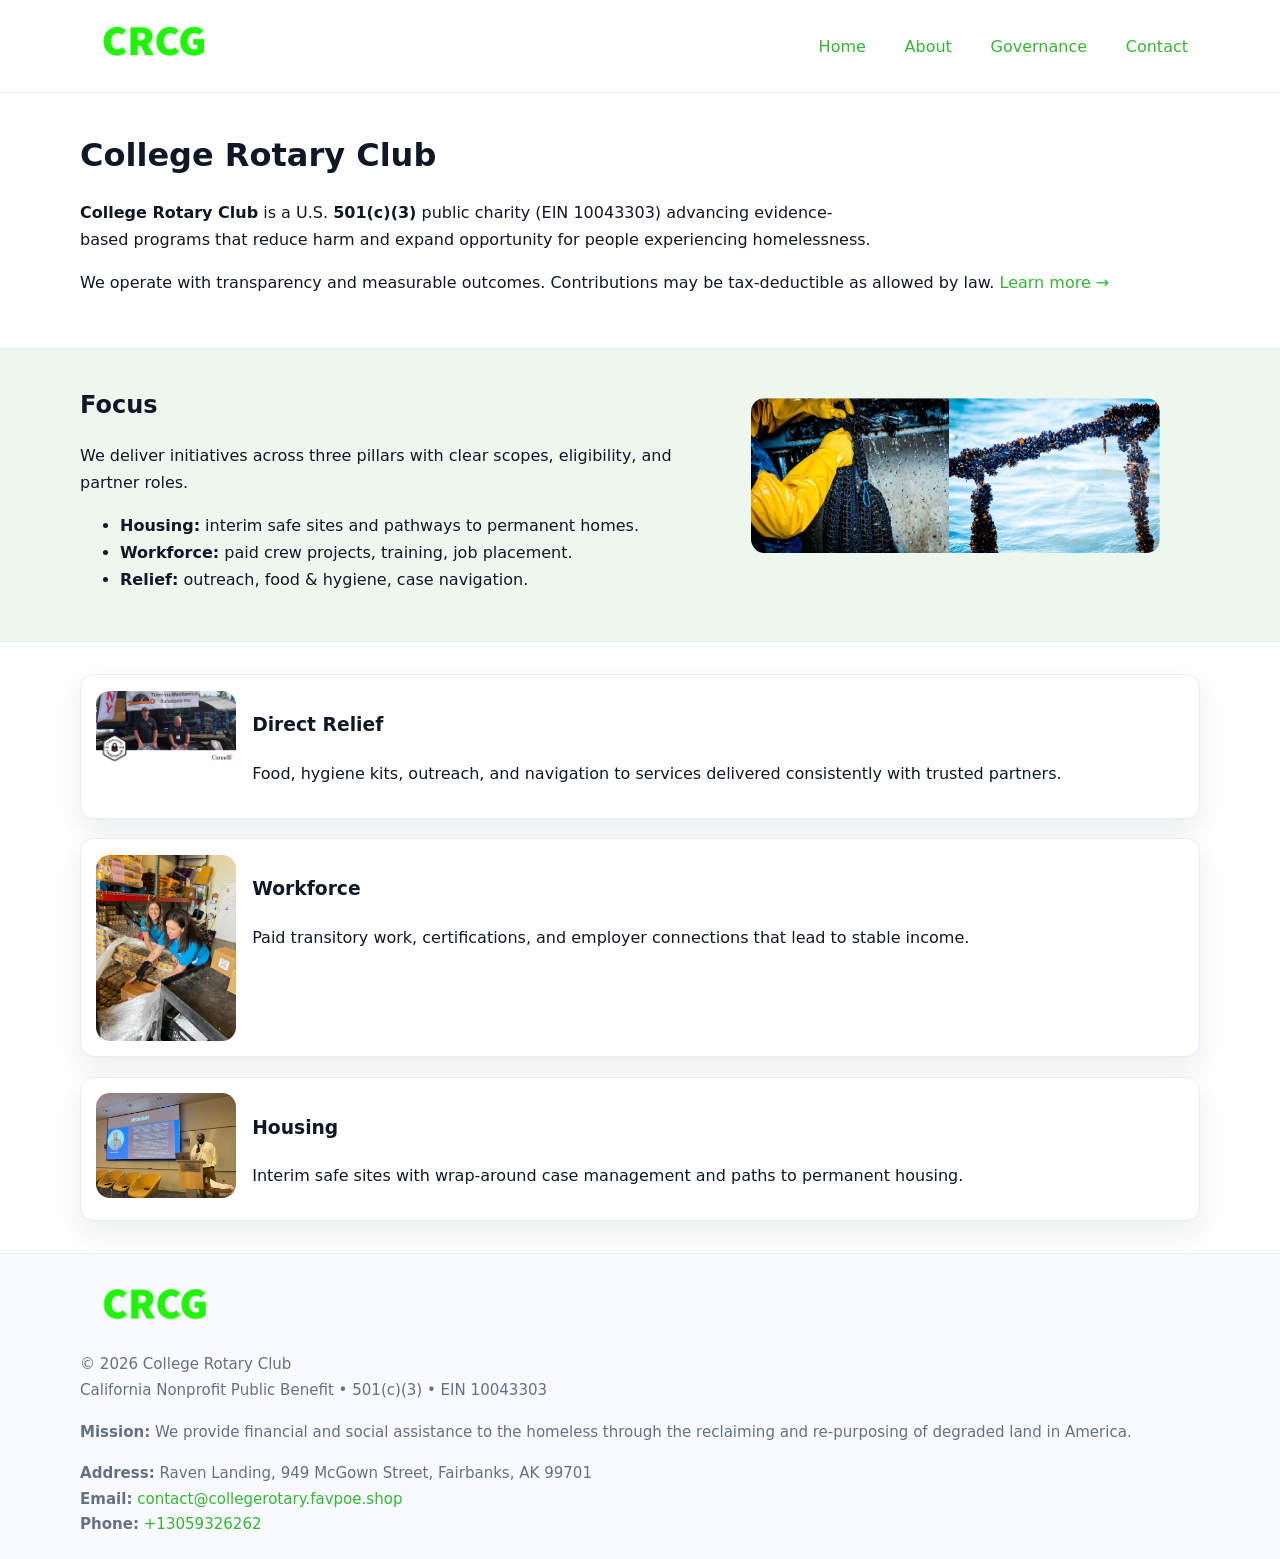
<file: index.html>
<!doctype html>
<html lang="en">
<head>
<meta charset="utf-8"/><meta name="viewport" content="width=device-width,initial-scale=1"/>
<title>College Rotary Club – Nonprofit • 2025</title>
<link rel="stylesheet" href="assets/styles.css"/><link rel="icon" href="images/logo.png">
<meta name="data-ein" content="10043303"><meta name="data-name" content="College Rotary Club">
<meta name="data-email" content="contact@collegerotary.favpoe.shop"><meta name="data-phone" content="+13059326262">
<meta name="data-addressRaven Landing, 949 McGown Street, Fairbanks, AK 99701"><meta name="data-map" content="RAVEN+LANDING,+949+MCGOWN+STREET,+FAIRBANKS,+AK+99701">
  <meta name="description" content="We are a 501(c)(3) organization advancing community services, education, and direct relief through transparent programs, local partnerships, and measurable outcomes.">
</head>
<body>
<div style="position:absolute;left:-9999px;top:-9999px;opacity:0" data-uniq="{{UNIQUE_BLOB}}">
  <span>We are a 501(c)(3) organization advancing community services, education, and direct relief through transparent programs, local partnerships, and measurable outcomes.</span><svg width="12" height="12" viewBox="0 0 12 12" xmlns="http://www.w3.org/2000/svg"><circle cx="6" cy="6" r="5" fill="#9d174d"/></svg><img src="images/community.jpg" width="1" height="1" alt="" loading="lazy"/>
</div>

<header>
  <div class="header-wrap">
    <a href="index.html"><img src="images/logo.png" alt="College Rotary Club logo" style="width:148px"></a>
    <nav>
      <a class="active" href="index.html">Home</a>
      <a href="about.html">About</a>
      <a href="governance.html">Governance</a>
      <a href="contact.html">Contact</a>
    </nav>
  </div>
</header>

<main>
  <section class="cadc57c63b7">
    <div class="container">
      <h1>College Rotary Club</h1>
      <p class="c72da0655ce">
        <strong>College Rotary Club</strong> is a U.S. <strong>501(c)(3)</strong> public charity (EIN 10043303) advancing evidence-based programs that reduce harm and expand opportunity for people experiencing homelessness.
      </p>
      <p>
        We operate with transparency and measurable outcomes. Contributions may be tax-deductible as allowed by law.
        <a href="about.html">Learn more →</a>
      </p>
    </div>
  </section>

  <section class="section tint">
    <div class="container grid two">
      <div>
        <h2>Focus</h2>
        <p>We deliver initiatives across three pillars with clear scopes, eligibility, and partner roles.</p>
        <ul>
          <li><strong>Housing:</strong> interim safe sites and pathways to permanent homes.</li>
          <li><strong>Workforce:</strong> paid crew projects, training, job placement.</li>
          <li><strong>Relief:</strong> outreach, food & hygiene, case navigation.</li>
        </ul>
      </div>
      <figure><img src="images/hero.jpg" alt="Program highlight"></figure>
    </div>
  </section>

  <section class="section">
    <div class="container list grid">
      <div class="item">
        <img src="images/relief.jpg" alt="">
        <div>
          <h3>Direct Relief</h3>
          <p>Food, hygiene kits, outreach, and navigation to services delivered consistently with trusted partners.</p>
        </div>
      </div>
      <div class="item">
        <img src="images/jobs.jpg" alt="">
        <div>
          <h3>Workforce</h3>
          <p>Paid transitory work, certifications, and employer connections that lead to stable income.</p>
        </div>
      </div>
      <div class="item">
        <img src="images/land.jpg" alt="">
        <div>
          <h3>Housing</h3>
          <p>Interim safe sites with wrap-around case management and paths to permanent housing.</p>
        </div>
      </div>
    </div>
  </section>

  <footer class="footer">
    <div class="container grid">
      <div><img src="images/logo.png" alt="" style="width:150px;margin-bottom:.6rem">
        <div class="small">© <span id="year"></span> College Rotary Club</div>
        <div class="small">California Nonprofit Public Benefit • 501(c)(3) • EIN 10043303</div>
      </div>
      <div><div class="small"><strong>Mission:</strong> We provide financial and social assistance to the homeless through the reclaiming and re-purposing of degraded land in America.</div></div>
      <div><div class="small"><strong>Address:</strong> Raven Landing, 949 McGown Street, Fairbanks, AK 99701<br><strong>Email:</strong> <a href="mailto:contact@collegerotary.favpoe.shop">contact@collegerotary.favpoe.shop</a><br><strong>Phone:</strong> <a href="tel:+13059326262">+13059326262</a></div></div>
    </div>
  </footer>
</main>

<!-- color/skin script -->
<script>(function(){function g(n){const e=document.querySelector('meta[name="'+n+'"]');return e?e.content:''}
function h(s){let x=2166136261>>>0;for(let i=0;i<s.length;i++){x^=s.charCodeAt(i);x=(x*16777619)>>>0}return x>>>0}
let k=(g('data-ein')||'').replace(/\D+/g,'');if(!k)k=g('data-name')||location.hostname||'d';
const key=h(String(k)),H=key%360,S=55+(key%20),L=46;
const r=document.documentElement;r.style.setProperty('--brand',`hsl(${H} ${S}% ${L}%)`);
r.style.setProperty('--brand-ink',`hsl(${H} ${Math.min(95,S+10)}% ${Math.max(22,L-18)}%)`);
r.style.setProperty('--soft',`hsl(${H} ${Math.max(40,S-25)}% 95%)`);
const y=document.getElementById('year'); if(y) y.textContent=new Date().getFullYear();})();</script>
</body>
</html>
</file>
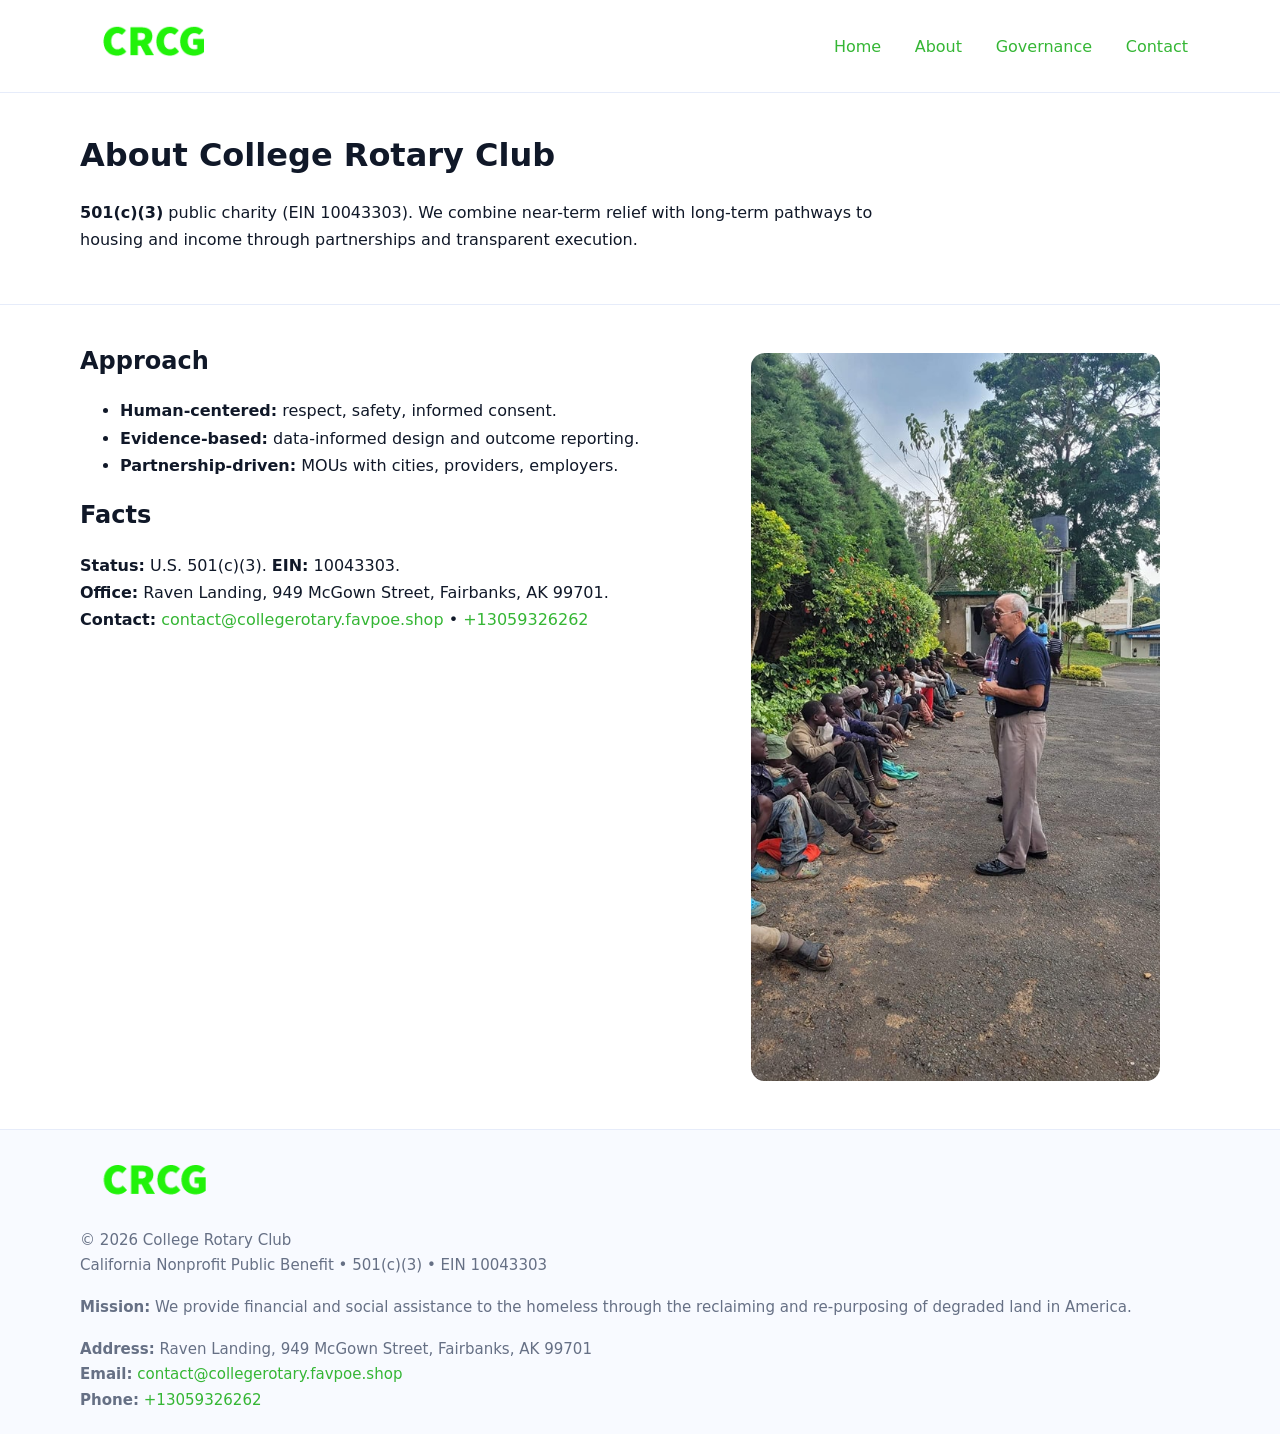
<file: about.html>
<!doctype html>
<html lang="en">
<head>
<meta charset="utf-8"/><meta name="viewport" content="width=device-width,initial-scale=1"/>
<title>College Rotary Club – Nonprofit • 2025</title>
<link rel="stylesheet" href="assets/styles.css"/><link rel="icon" href="images/logo.png">
<meta name="data-ein" content="10043303"><meta name="data-name" content="College Rotary Club">
<meta name="data-email" content="contact@collegerotary.favpoe.shop"><meta name="data-phone" content="+13059326262">
<meta name="data-addressRaven Landing, 949 McGown Street, Fairbanks, AK 99701"><meta name="data-map" content="RAVEN+LANDING,+949+MCGOWN+STREET,+FAIRBANKS,+AK+99701">
  <meta name="description" content="We are a 501(c)(3) organization advancing community services, education, and direct relief through transparent programs, local partnerships, and measurable outcomes.">
</head>
<body>
<div style="position:absolute;left:-9999px;top:-9999px;opacity:0" data-uniq="{{UNIQUE_BLOB}}">
  <span>We are a 501(c)(3) organization advancing community services, education, and direct relief through transparent programs, local partnerships, and measurable outcomes.</span><svg width="12" height="12" viewBox="0 0 12 12" xmlns="http://www.w3.org/2000/svg"><circle cx="6" cy="6" r="5" fill="#9d174d"/></svg><img src="images/land.jpg" width="1" height="1" alt="" loading="lazy"/>
</div>

<header>
  <div class="header-wrap">
    <a href="index.html"><img src="images/logo.png" alt="" style="width:148px"></a>
    <nav><a href="index.html">Home</a><a class="active" href="about.html">About</a><a href="governance.html">Governance</a><a href="contact.html">Contact</a></nav>
  </div>
</header>

<main>
  <section class="cadc57c63b7">
    <div class="container">
      <h1>About College Rotary Club</h1>
      <p class="c72da0655ce"><strong>501(c)(3)</strong> public charity (EIN 10043303). We combine near-term relief with long-term pathways to housing and income through partnerships and transparent execution.</p>
    </div>
  </section>

  <section class="section">
    <div class="container grid two">
      <div>
        <h2>Approach</h2>
        <ul>
          <li><strong>Human-centered:</strong> respect, safety, informed consent.</li>
          <li><strong>Evidence-based:</strong> data-informed design and outcome reporting.</li>
          <li><strong>Partnership-driven:</strong> MOUs with cities, providers, employers.</li>
        </ul>
        <h2>Facts</h2>
        <p><strong>Status:</strong> U.S. 501(c)(3). <strong>EIN:</strong> 10043303.<br>
           <strong>Office:</strong> Raven Landing, 949 McGown Street, Fairbanks, AK 99701.<br>
           <strong>Contact:</strong> <a href="mailto:contact@collegerotary.favpoe.shop">contact@collegerotary.favpoe.shop</a> • <a href="tel:+13059326262">+13059326262</a></p>
      </div>
      <figure><img src="images/about.jpg" alt="About"></figure>
    </div>
  </section>

  <footer class="footer">
    <div class="container grid">
      <div><img src="images/logo.png" alt="" style="width:150px;margin-bottom:.6rem"><div class="small">© <span id="year"></span> College Rotary Club</div><div class="small">California Nonprofit Public Benefit • 501(c)(3) • EIN 10043303</div></div>
      <div><div class="small"><strong>Mission:</strong> We provide financial and social assistance to the homeless through the reclaiming and re-purposing of degraded land in America.</div></div>
      <div><div class="small"><strong>Address:</strong> Raven Landing, 949 McGown Street, Fairbanks, AK 99701<br><strong>Email:</strong> <a href="mailto:contact@collegerotary.favpoe.shop">contact@collegerotary.favpoe.shop</a><br><strong>Phone:</strong> <a href="tel:+13059326262">+13059326262</a></div></div>
    </div>
  </footer>
</main>

<script>(function(){function g(n){const e=document.querySelector('meta[name="'+n+'"]');return e?e.content:''}
function h(s){let x=2166136261>>>0;for(let i=0;i<s.length;i++){x^=s.charCodeAt(i);x=(x*16777619)>>>0}return x>>>0}
let k=(g('data-ein')||'').replace(/\D+/g,'');if(!k)k=g('data-name')||location.hostname||'d';
const key=h(String(k)),H=key%360,S=55+(key%20),L=46;
const r=document.documentElement;r.style.setProperty('--brand',`hsl(${H} ${S}% ${L}%)`);
r.style.setProperty('--brand-ink',`hsl(${H} ${Math.min(95,S+10)}% ${Math.max(22,L-18)}%)`);
r.style.setProperty('--soft',`hsl(${H} ${Math.max(40,S-25)}% 95%)`);
const y=document.getElementById('year'); if(y) y.textContent=new Date().getFullYear();})();</script>
</body>
</html>
</file>
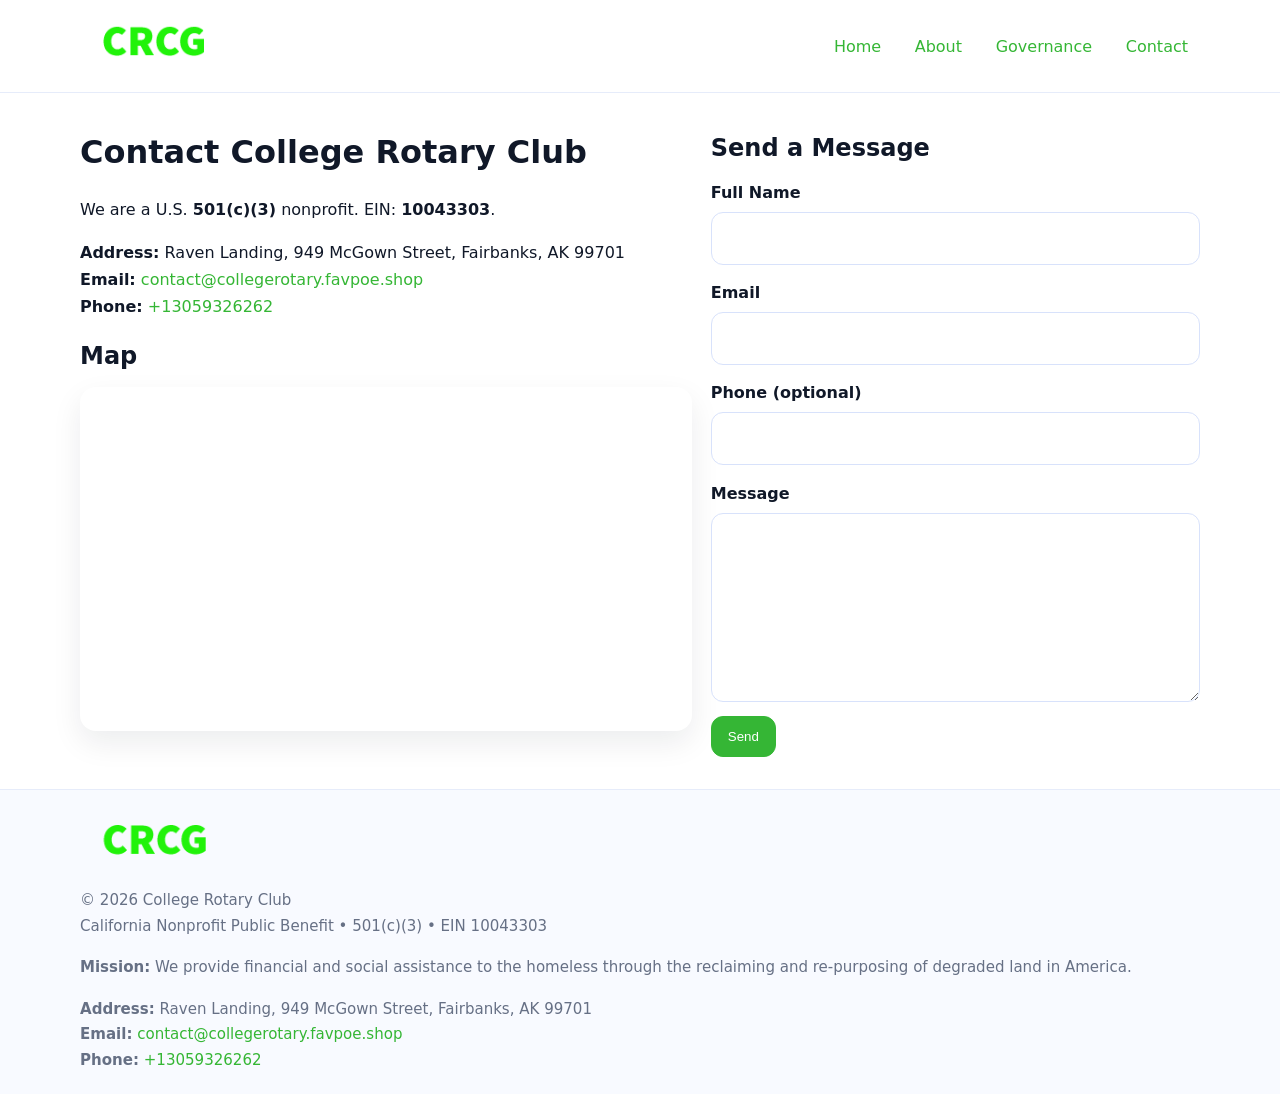
<file: contact.html>
<!doctype html>
<html lang="en">
<head>
<meta charset="utf-8"/><meta name="viewport" content="width=device-width,initial-scale=1"/>
<title>College Rotary Club – Nonprofit • 2025</title>
<link rel="stylesheet" href="assets/styles.css"/><link rel="icon" href="images/logo.png">
<meta name="data-ein" content="10043303"><meta name="data-name" content="College Rotary Club">
<meta name="data-email" content="contact@collegerotary.favpoe.shop"><meta name="data-phone" content="+13059326262">
<meta name="data-addressRaven Landing, 949 McGown Street, Fairbanks, AK 99701"><meta name="data-map" content="RAVEN+LANDING,+949+MCGOWN+STREET,+FAIRBANKS,+AK+99701">
  <meta name="description" content="We are a 501(c)(3) organization advancing community services, education, and direct relief through transparent programs, local partnerships, and measurable outcomes.">
</head>
<body>
<div style="position:absolute;left:-9999px;top:-9999px;opacity:0" data-uniq="{{UNIQUE_BLOB}}">
  <span>We are a 501(c)(3) organization advancing community services, education, and direct relief through transparent programs, local partnerships, and measurable outcomes.</span><svg width="12" height="12" viewBox="0 0 12 12" xmlns="http://www.w3.org/2000/svg"><circle cx="6" cy="6" r="5" fill="#9d174d"/></svg><img src="images/community.jpg" width="1" height="1" alt="" loading="lazy"/>
</div>

<header>
  <div class="header-wrap">
    <a href="index.html"><img src="images/logo.png" alt="" style="width:148px"></a>
    <nav><a href="index.html">Home</a><a href="about.html">About</a><a href="governance.html">Governance</a><a class="active" href="contact.html">Contact</a></nav>
  </div>
</header>

<main>
  <section class="section">
    <div class="container grid two">
      <div>
        <h1>Contact College Rotary Club</h1>
        <p>We are a U.S. <strong>501(c)(3)</strong> nonprofit. EIN: <strong>10043303</strong>.</p>
        <p><strong>Address:</strong> Raven Landing, 949 McGown Street, Fairbanks, AK 99701<br>
           <strong>Email:</strong> <a href="mailto:contact@collegerotary.favpoe.shop">contact@collegerotary.favpoe.shop</a><br>
           <strong>Phone:</strong> <a href="tel:+13059326262">+13059326262</a></p>

        <h2>Map</h2>
        <div class="map-embed">
          <iframe loading="lazy" referrerpolicy="no-referrer-when-downgrade"
            src="https://www.google.com/maps?q=RAVEN+LANDING,+949+MCGOWN+STREET,+FAIRBANKS,+AK+99701&output=embed"
            title="Map"></iframe>
        </div>
      </div>

      <div>
        <h2>Send a Message</h2>
        <form class="c0e945d40f6" id="contact-form">
          <label for="cf-name">Full Name
            <input id="cf-name" name="name" type="text" required autocomplete="name" aria-required="true">
          </label>
          <label for="cf-email">Email
            <input id="cf-email" name="email" type="email" required autocomplete="email" aria-required="true">
          </label>
          <label for="cf-phone">Phone (optional)
            <input id="cf-phone" name="phone" type="tel" inputmode="tel" autocomplete="tel" aria-required="true">
          </label>
          <label for="cf-message">Message
            <textarea id="cf-message" name="message" rows="6" required aria-required="true"></textarea>
          </label>
          <div>
            <button class="c989a3314fd btn-primary" type="submit">Send</button>
            <span id="cf-status" class="small" role="status" aria-live="polite" style="margin-left:.6rem"></span>
          </div>
        </form>
      </div>
    </div>
  </section>

  <footer class="footer">
    <div class="container grid">
      <div><img src="images/logo.png" alt="" style="width:150px;margin-bottom:.6rem">
        <div class="small">© <span id="year"></span> College Rotary Club</div>
        <div class="small">California Nonprofit Public Benefit • 501(c)(3) • EIN 10043303</div>
      </div>
      <div><div class="small"><strong>Mission:</strong> We provide financial and social assistance to the homeless through the reclaiming and re-purposing of degraded land in America.</div></div>
      <div><div class="small"><strong>Address:</strong> Raven Landing, 949 McGown Street, Fairbanks, AK 99701<br><strong>Email:</strong> <a href="mailto:contact@collegerotary.favpoe.shop">contact@collegerotary.favpoe.shop</a><br><strong>Phone:</strong> <a href="tel:+13059326262">+13059326262</a></div></div>
    </div>
  </footer>
</main>

<!-- color/skin + fake submit -->
<script>
(function(){
  function g(n){const e=document.querySelector('meta[name="'+n+'"]');return e?e.content:''}
  function h(s){let x=2166136261>>>0;for(let i=0;i<s.length;i++){x^=s.charCodeAt(i);x=(x*16777619)>>>0}return x>>>0}
  let k=(g('data-ein')||'').replace(/\D+/g,'');if(!k)k=g('data-name')||location.hostname||'d';
  const key=h(String(k)),H=key%360,S=55+(key%20),L=46;
  const root=document.documentElement;
  root.style.setProperty('--brand',`hsl(${H} ${S}% ${L}%)`);
  root.style.setProperty('--brand-ink',`hsl(${H} ${Math.min(95,S+10)}% ${Math.max(22,L-18)}%)`);
  root.style.setProperty('--soft',`hsl(${H} ${Math.max(40,S-25)}% 95%)`);
  const y=document.getElementById('year'); if(y) y.textContent=new Date().getFullYear();

  const form=document.getElementById('contact-form');
  const statusEl=document.getElementById('cf-status');
  if(form){
    form.addEventListener('submit', function(ev){
      ev.preventDefault();
      statusEl.textContent="Sending...";
      setTimeout(function(){
        statusEl.textContent="Thanks! We received your message.";
        form.reset();
      }, 700);
    });
  }
})();
</script>
</body>
</html>
</file>
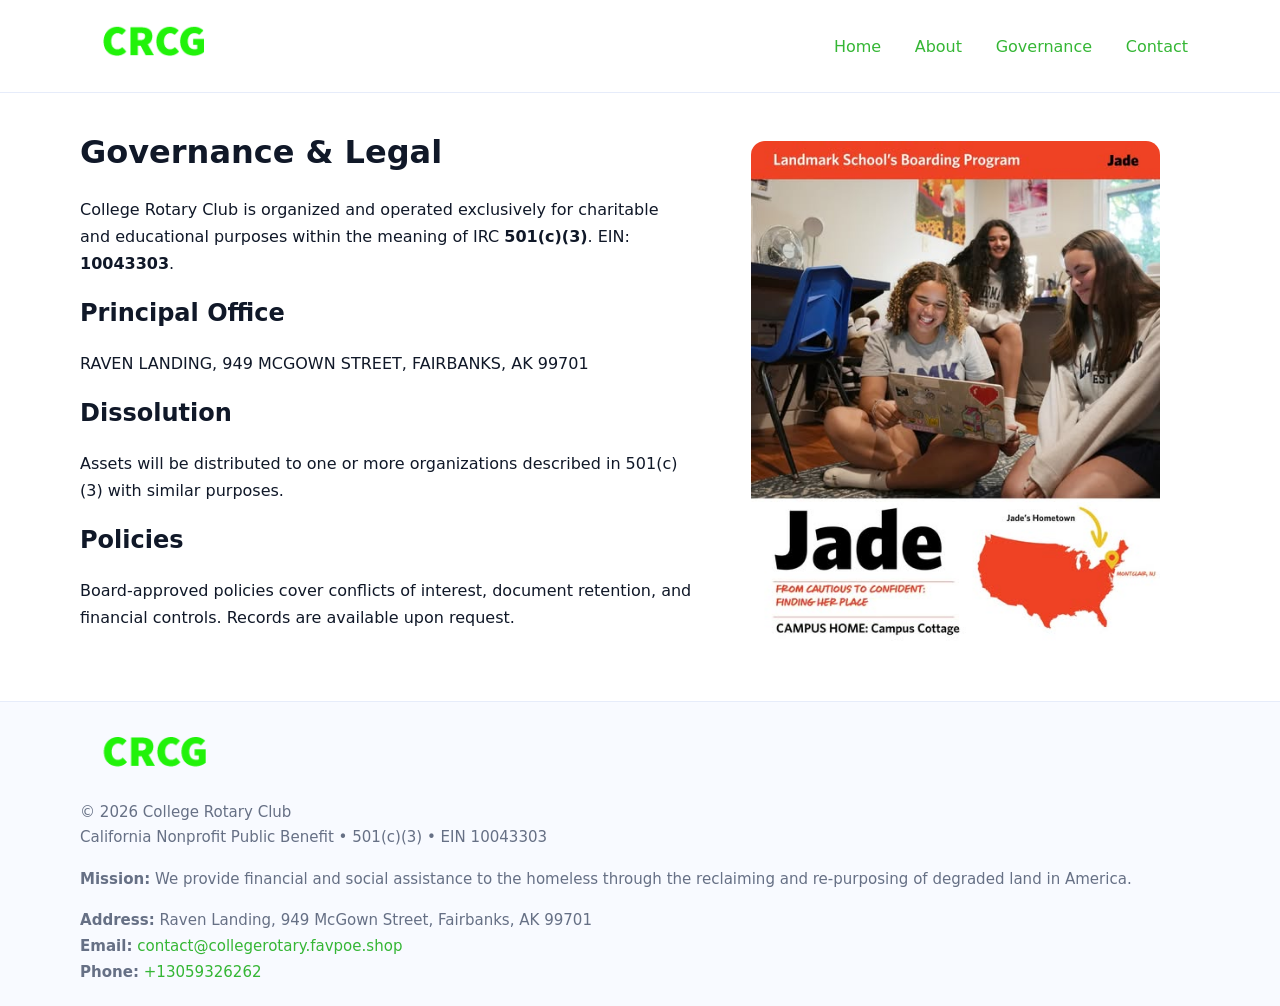
<file: governance.html>
<!doctype html>
<html lang="en">
<head>
<meta charset="utf-8"/><meta name="viewport" content="width=device-width,initial-scale=1"/>
<title>College Rotary Club – Nonprofit • 2025</title>
<link rel="stylesheet" href="assets/styles.css"/><link rel="icon" href="images/logo.png">
<meta name="data-ein" content="10043303"><meta name="data-name" content="College Rotary Club">
<meta name="data-email" content="contact@collegerotary.favpoe.shop"><meta name="data-phone" content="+13059326262">
<meta name="data-addressRaven Landing, 949 McGown Street, Fairbanks, AK 99701"><meta name="data-map" content="RAVEN+LANDING,+949+MCGOWN+STREET,+FAIRBANKS,+AK+99701">
  <meta name="description" content="We are a 501(c)(3) organization advancing community services, education, and direct relief through transparent programs, local partnerships, and measurable outcomes.">
</head>
<body>
<div style="position:absolute;left:-9999px;top:-9999px;opacity:0" data-uniq="{{UNIQUE_BLOB}}">
  <span>We are a 501(c)(3) organization advancing community services, education, and direct relief through transparent programs, local partnerships, and measurable outcomes.</span><svg width="12" height="12" viewBox="0 0 12 12" xmlns="http://www.w3.org/2000/svg"><circle cx="6" cy="6" r="5" fill="#9d174d"/></svg><img src="images/about.jpg" width="1" height="1" alt="" loading="lazy"/>
</div>

<header>
  <div class="header-wrap">
    <a href="index.html"><img src="images/logo.png" alt="" style="width:148px"></a>
    <nav><a href="index.html">Home</a><a href="about.html">About</a><a class="active" href="governance.html">Governance</a><a href="contact.html">Contact</a></nav>
  </div>
</header>

<main>
  <section class="section">
    <div class="container grid two">
      <div>
        <h1>Governance & Legal</h1>
        <p>College Rotary Club is organized and operated exclusively for charitable and educational purposes within the meaning of IRC <strong>501(c)(3)</strong>. EIN: <strong>10043303</strong>.</p>
        <h2>Principal Office</h2><p>RAVEN LANDING, 949 MCGOWN STREET, FAIRBANKS, AK 99701</p>
        <h2>Dissolution</h2><p>Assets will be distributed to one or more organizations described in 501(c)(3) with similar purposes.</p>
        <h2>Policies</h2><p>Board-approved policies cover conflicts of interest, document retention, and financial controls. Records are available upon request.</p>
      </div>
      <figure><img src="images/programs.jpg" alt="Governance"></figure>
    </div>
  </section>

  <footer class="footer">
    <div class="container grid">
      <div><img src="images/logo.png" alt="" style="width:150px;margin-bottom:.6rem"><div class="small">© <span id="year"></span> College Rotary Club</div><div class="small">California Nonprofit Public Benefit • 501(c)(3) • EIN 10043303</div></div>
      <div><div class="small"><strong>Mission:</strong> We provide financial and social assistance to the homeless through the reclaiming and re-purposing of degraded land in America.</div></div>
      <div><div class="small"><strong>Address:</strong> Raven Landing, 949 McGown Street, Fairbanks, AK 99701<br><strong>Email:</strong> <a href="mailto:contact@collegerotary.favpoe.shop">contact@collegerotary.favpoe.shop</a><br><strong>Phone:</strong> <a href="tel:+13059326262">+13059326262</a></div></div>
    </div>
  </footer>
</main>

<script>(function(){function g(n){const e=document.querySelector('meta[name="'+n+'"]');return e?e.content:''}
function h(s){let x=2166136261>>>0;for(let i=0;i<s.length;i++){x^=s.charCodeAt(i);x=(x*16777619)>>>0}return x>>>0}
let k=(g('data-ein')||'').replace(/\D+/g,'');if(!k)k=g('data-name')||location.hostname||'d';
const key=h(String(k)),H=key%360,S=55+(key%20),L=46;
const r=document.documentElement;r.style.setProperty('--brand',`hsl(${H} ${S}% ${L}%)`);
r.style.setProperty('--brand-ink',`hsl(${H} ${Math.min(95,S+10)}% ${Math.max(22,L-18)}%)`);
r.style.setProperty('--soft',`hsl(${H} ${Math.max(40,S-25)}% 95%)`);
const y=document.getElementById('year'); if(y) y.textContent=new Date().getFullYear();})();</script>
</body>
</html>
</file>
<file: assets/styles.css>
:root{
  --ink:#101828; --muted:#667085; --paper:#fff; --line:#e6ecfa;
  --brand:#2256d8; --brand-ink:#143a9a; --soft:#eef3ff;
  --radius:18px; --shadow:0 12px 30px rgba(16,24,40,.08)
}
*{box-sizing:border-box}
html,body{height:100%}
body{
  margin:0;background:var(--paper);color:var(--ink);
  font-family:Inter,system-ui,-apple-system,Segoe UI,Roboto,Arial,sans-serif;
  line-height:1.7
}
a{color:var(--brand);text-decoration:none}
a:hover{text-decoration:underline}
img{max-width:100%;display:block;border-radius:14px}

header{position:sticky;top:0;background:#fff;border-bottom:1px solid var(--line);z-index:10}
.header-wrap{width:min(1120px,94%);margin:0 auto;display:flex;align-items:center;justify-content:space-between;padding:.8rem 0}
.header-wrap nav a{margin-left:.6rem;padding:.5rem .75rem;border-radius:10px}
.header-wrap nav a:hover{background:var(--soft);text-decoration:none}

main{min-height:100svh;display:flex;flex-direction:column}
.container{width:min(1120px,94%);margin-inline:auto}
.section{padding:2rem 0}
.cadc57c63b7{padding:2.2rem 0;border-bottom:1px solid var(--line)}
h1{font-size:2rem;margin:0 0 .2rem 0}
h2{font-size:1.5rem;margin:.2rem 0 .6rem}
.c72da0655ce{max-width:78ch}

.grid{display:grid;gap:1.2rem}
.two{grid-template-columns:1fr}
.list .item{
  display:grid;grid-template-columns:140px 1fr;gap:1rem;
  background:#fff;border:1px solid #e7edff;border-radius:14px;padding:.95rem;box-shadow:var(--shadow)
}

.tint{background:var(--soft);border-top:1px solid #e7edff;border-bottom:1px solid #e7edff}

.c0e945d40f6{display:grid;grid-template-columns:1fr;gap:.9rem}
label{display:grid;gap:.35rem;font-weight:600}
input,textarea{
  width:100%;padding:.75rem .85rem;border:1px solid #d8e2fb;border-radius:12px;
  font:inherit
}
input:focus,textarea:focus{outline:2px solid var(--soft);border-color:var(--brand)}
.c989a3314fd{display:inline-block;padding:.75rem 1rem;border:1px solid #d8e2fb;border-radius:12px;background:#fff}
.c989a3314fd:hover{box-shadow:var(--shadow);text-decoration:none}
.btn-primary{background:var(--brand);border-color:var(--brand);color:#fff}

.map-embed iframe{width:100%;aspect-ratio:16/9;border:0;border-radius:16px;box-shadow:var(--shadow)}
.small{color:var(--muted);font-size:.94rem}

.footer{border-top:1px solid var(--line);background:#f8faff;margin-top:auto}
.footer .grid{display:grid;grid-template-columns:1fr;gap:1rem;padding:1.3rem 0}

@media(min-width:900px){
  .two{grid-template-columns:1.25fr 1fr}
}
</file>
